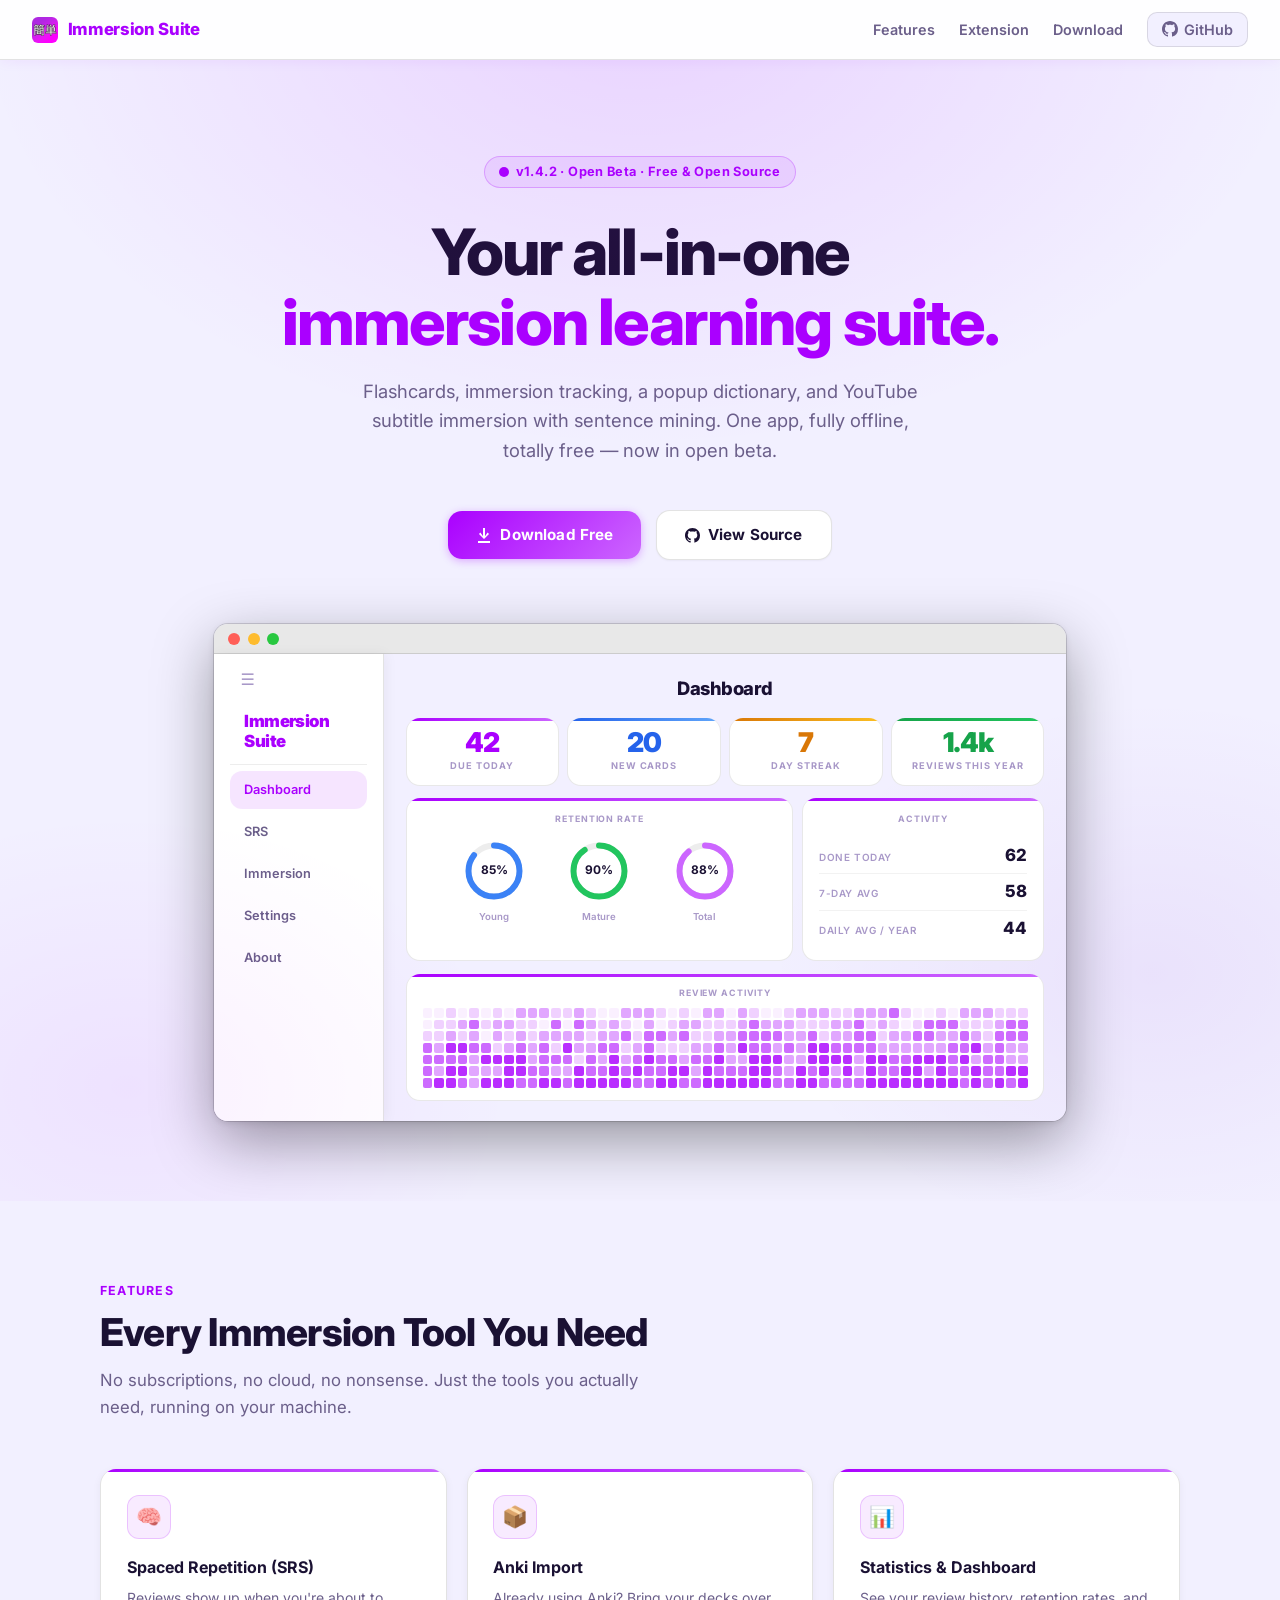
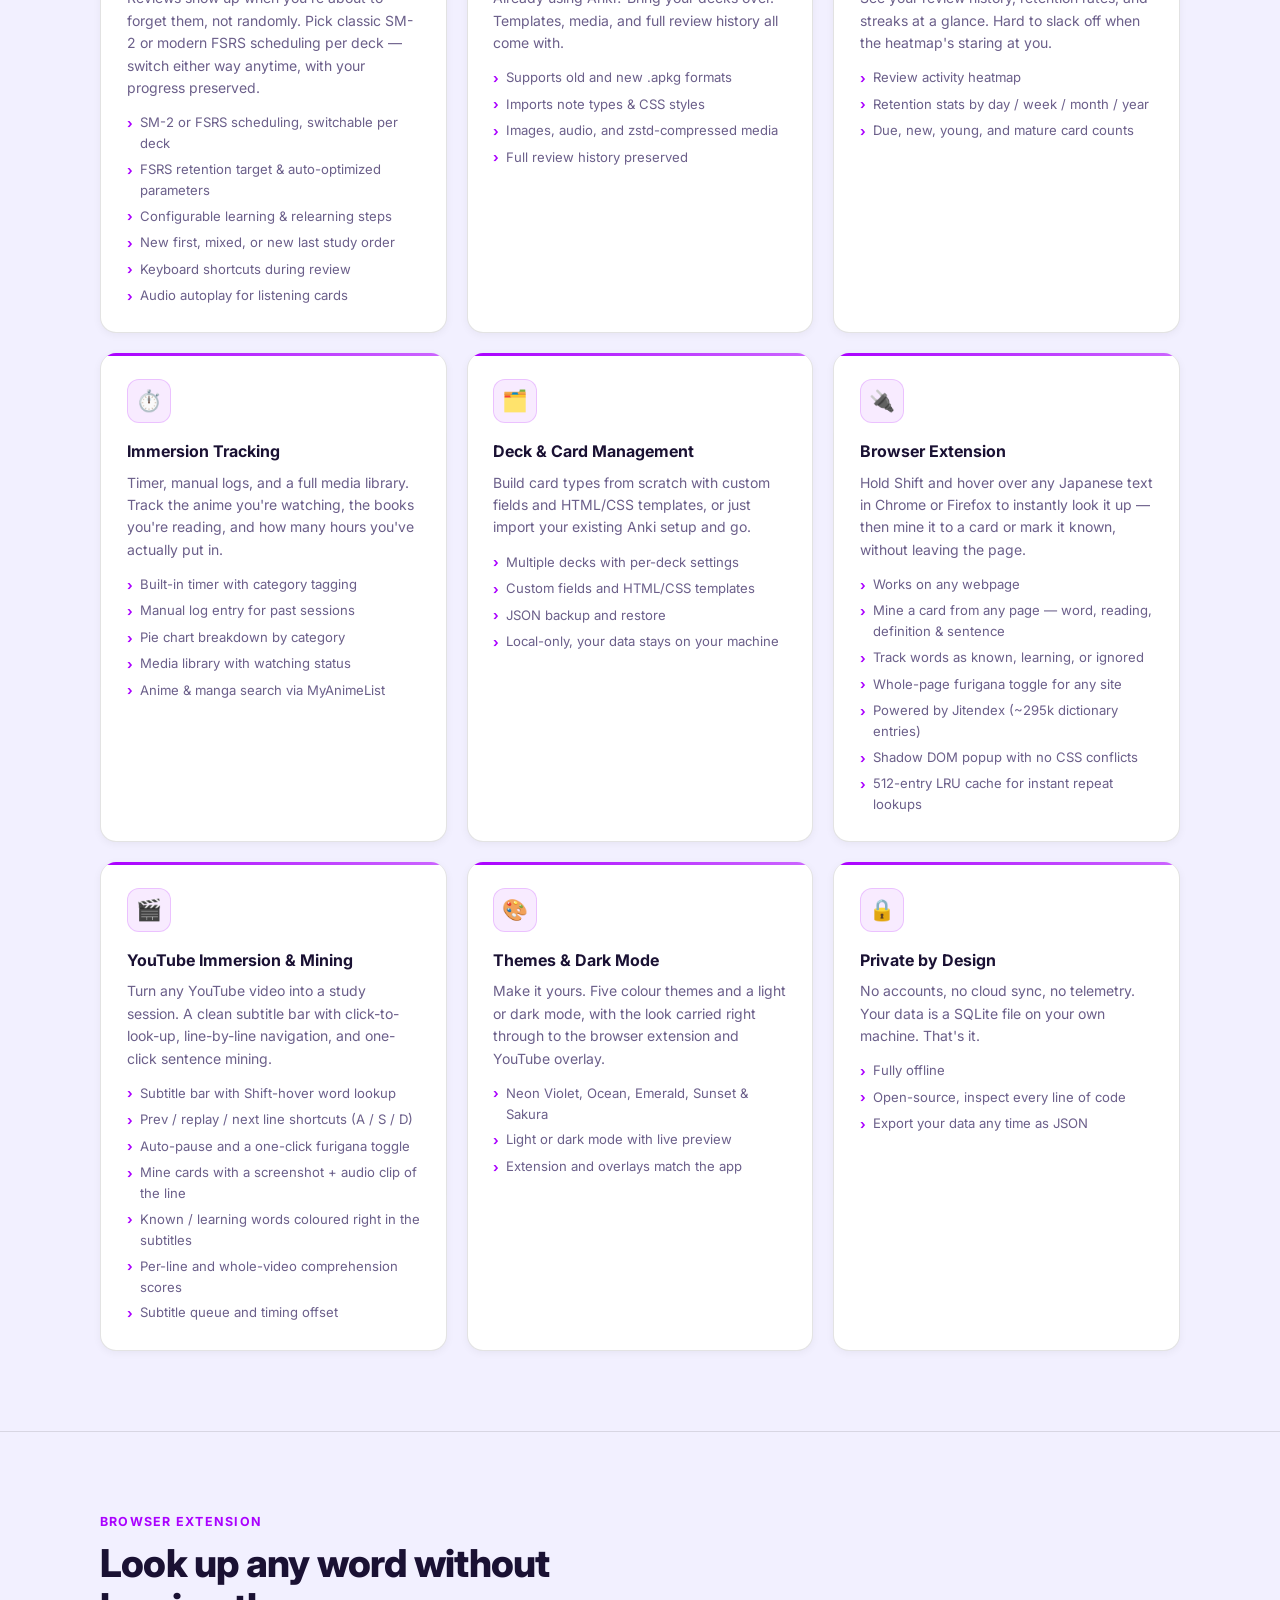
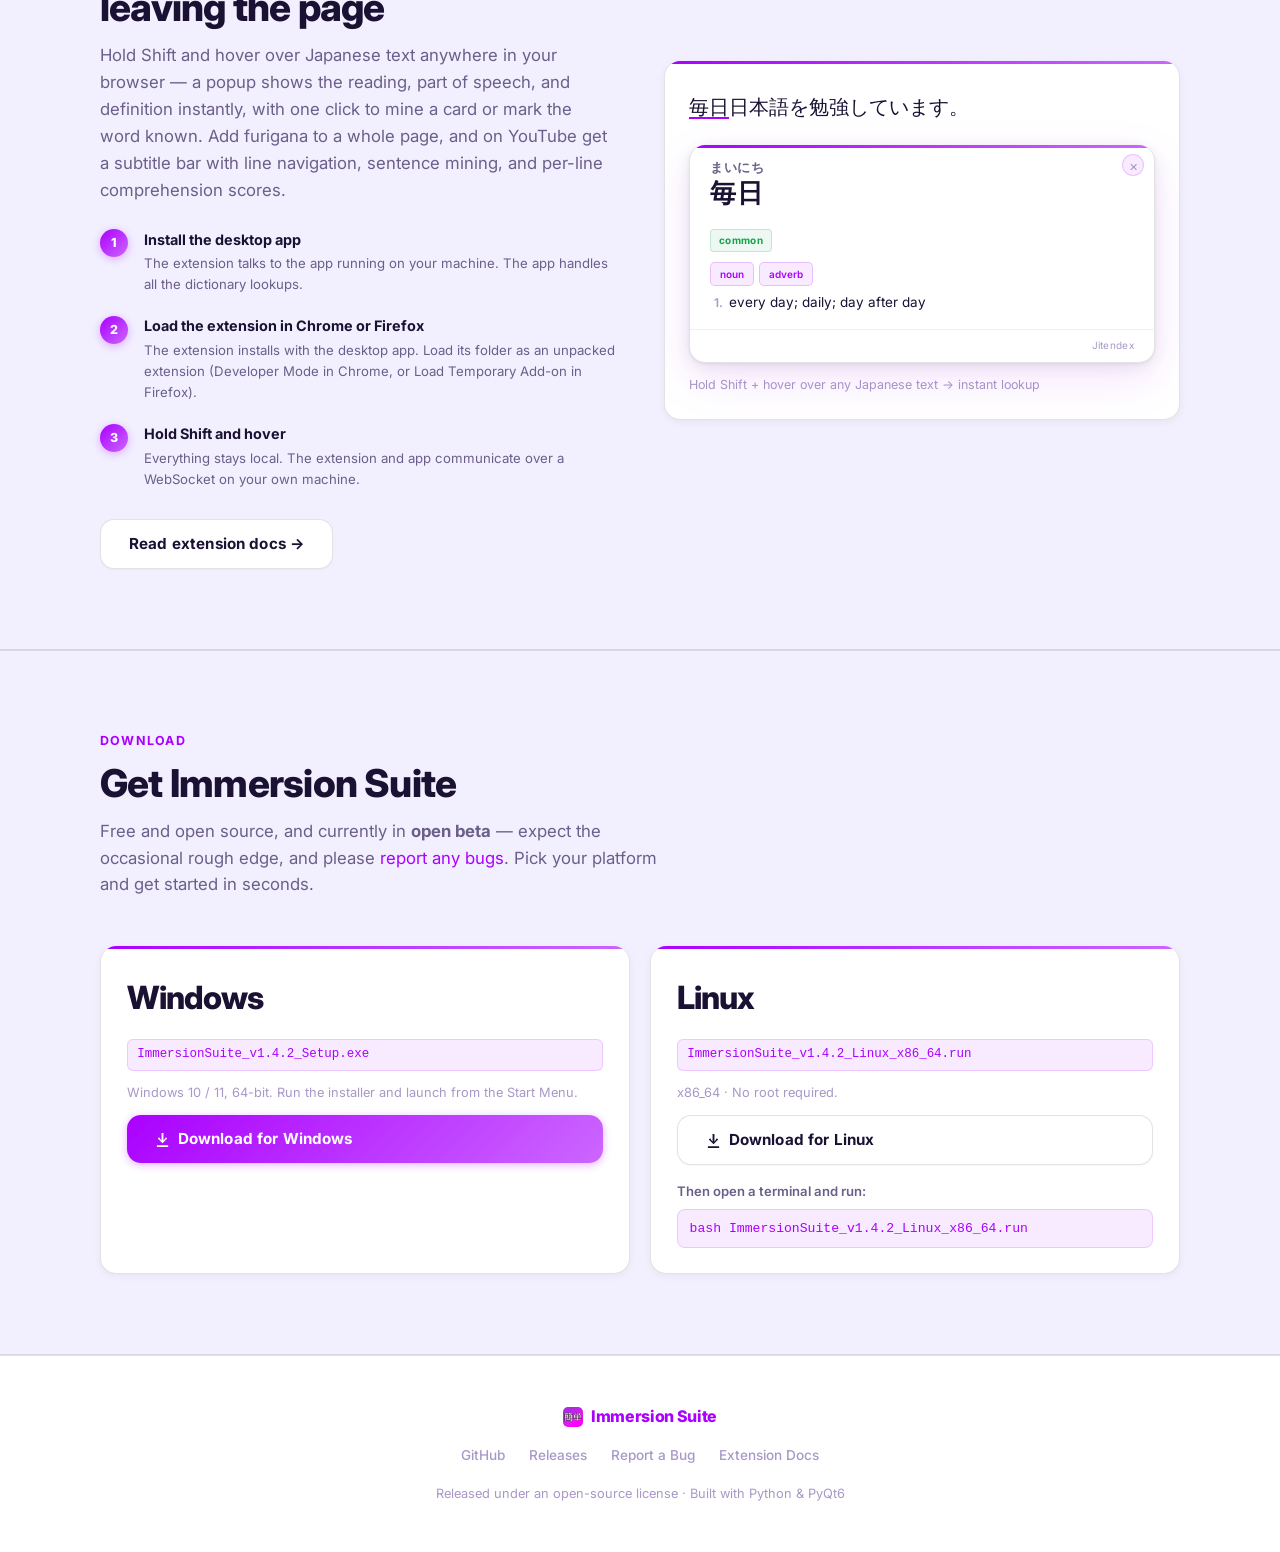
<file: docs/index.html>
<!DOCTYPE html>
<!-- deploy check: v1.4.2 -->
<html lang="en">
<head>
  <meta charset="UTF-8" />
  <meta name="viewport" content="width=device-width, initial-scale=1.0" />
  <title>Immersion Suite: SRS, Dictionary &amp; YouTube Mining for Language Learners</title>
  <meta name="description" content="A free, open-source desktop app for language learners, now in open beta. Spaced-repetition flashcards, Anki import, statistics, a popup dictionary, and YouTube subtitle immersion with sentence mining." />
  <link rel="icon" href="icon.png" type="image/png" />
  <link rel="preconnect" href="https://fonts.googleapis.com" />
  <link rel="preconnect" href="https://fonts.gstatic.com" crossorigin />
  <link href="https://fonts.googleapis.com/css2?family=Inter:wght@400;500;600;700;800&display=swap" rel="stylesheet" />
  <style>
    :root {
      --accent:       #aa00ff;
      --accent-dark:  #7f00bf;
      --accent-light: #cc66ff;
      --accent-dim:   rgba(170, 0, 255, 0.08);
      --accent-glow:  rgba(170, 0, 255, 0.18);
      --bg:           #f2f0ff;
      --bg-surface:   #ffffff;
      --bg-card:      #ffffff;
      --bg-card-hover:#f8f5ff;
      --border:       rgba(0, 0, 0, 0.08);
      --border-md:    rgba(0, 0, 0, 0.11);
      --text-1:       #1a1133;
      --text-2:       #6b5f8a;
      --text-3:       #a898c8;
      --green:        #16a34a;
      --blue:         #2563eb;
      --amber:        #d97706;
    }

    *, *::before, *::after { box-sizing: border-box; margin: 0; padding: 0; }

    html { scroll-behavior: smooth; }

    body {
      font-family: 'Inter', system-ui, sans-serif;
      background: var(--bg);
      color: var(--text-1);
      line-height: 1.6;
      -webkit-font-smoothing: antialiased;
    }

    a { color: var(--accent); text-decoration: none; }
    a:hover { text-decoration: underline; }

    /* ── NAV ── */
    nav {
      position: sticky;
      top: 0;
      z-index: 100;
      display: flex;
      align-items: center;
      justify-content: space-between;
      padding: 0 2rem;
      height: 60px;
      background: rgba(255, 255, 255, 0.9);
      backdrop-filter: blur(14px);
      -webkit-backdrop-filter: blur(14px);
      border-bottom: 1.5px solid var(--border-md);
      box-shadow: 0 2px 12px rgba(170, 0, 255, 0.06);
    }

    .nav-brand {
      display: flex;
      align-items: center;
      gap: 0.6rem;
      font-weight: 800;
      font-size: 1.05rem;
      color: var(--accent);
      text-decoration: none;
      letter-spacing: -0.02em;
    }
    .nav-brand:hover { text-decoration: none; }

    .nav-links {
      display: flex;
      align-items: center;
      gap: 1.5rem;
      list-style: none;
    }
    .nav-links a {
      color: var(--text-2);
      font-size: 0.9rem;
      font-weight: 600;
      transition: color 0.15s;
    }
    .nav-links a:hover { color: var(--text-1); text-decoration: none; }

    .nav-github {
      display: flex;
      align-items: center;
      gap: 0.4rem;
      background: var(--bg);
      border: 1.5px solid var(--border-md);
      border-radius: 10px;
      padding: 0.32rem 0.85rem;
      font-size: 0.85rem;
      font-weight: 600;
      color: var(--text-2) !important;
      transition: border-color 0.15s, color 0.15s;
    }
    .nav-github:hover { border-color: var(--accent); color: var(--accent) !important; text-decoration: none; }

    /* ── HERO ── */
    .hero {
      position: relative;
      overflow: hidden;
      text-align: center;
      padding: 6rem 1.5rem 5rem;
    }

    .hero-glow {
      position: absolute;
      inset: 0;
      background:
        radial-gradient(ellipse 80% 60% at 50% -5%, rgba(170, 0, 255, 0.12) 0%, transparent 65%),
        radial-gradient(ellipse 50% 40% at 10% 90%, rgba(170, 0, 255, 0.06) 0%, transparent 60%),
        radial-gradient(ellipse 50% 40% at 90% 80%, rgba(100, 0, 200, 0.06) 0%, transparent 60%);
      pointer-events: none;
    }

    .hero-badge {
      display: inline-flex;
      align-items: center;
      gap: 0.4rem;
      background: var(--accent-dim);
      border: 1.5px solid rgba(170, 0, 255, 0.25);
      border-radius: 100px;
      padding: 0.3rem 0.9rem;
      font-size: 0.8rem;
      font-weight: 700;
      color: var(--accent);
      letter-spacing: 0.03em;
      margin-bottom: 1.8rem;
    }

    .hero h1 {
      font-size: clamp(2.4rem, 6vw, 4rem);
      font-weight: 800;
      line-height: 1.1;
      letter-spacing: -0.03em;
      margin-bottom: 1.2rem;
      color: var(--text-1);
    }

    .hero h1 span {
      background: linear-gradient(135deg, #aa00ff 0%, #aa00ff 100%);
      -webkit-background-clip: text;
      -webkit-text-fill-color: transparent;
      background-clip: text;
    }

    .hero-sub {
      font-size: 1.15rem;
      color: var(--text-2);
      max-width: 560px;
      margin: 0 auto 2.8rem;
    }

    .btn-row {
      display: flex;
      align-items: center;
      justify-content: center;
      flex-wrap: wrap;
      gap: 0.9rem;
    }

    /* Gradient buttons matching the app: glow-lift on hover, spring-squish on click */
    .btn {
      display: inline-flex;
      align-items: center;
      gap: 0.5rem;
      border-radius: 14px;
      padding: 0.75rem 1.75rem;
      font-size: 0.95rem;
      font-weight: 700;
      cursor: pointer;
      transition: box-shadow 0.18s, transform 0.14s cubic-bezier(0.34, 1.4, 0.64, 1), filter 0.15s, border-color 0.15s;
      text-decoration: none !important;
      border: none;
      letter-spacing: 0.01em;
    }
    .btn:hover { text-decoration: none !important; }

    .btn-primary {
      background: linear-gradient(135deg, #aa00ff, #cc66ff);
      color: #fff;
      box-shadow: 0 2px 8px rgba(170, 0, 255, 0.30);
    }
    .btn-primary:hover { filter: brightness(1.05); transform: translateY(-2px); box-shadow: 0 7px 20px rgba(170, 0, 255, 0.42); }
    .btn-primary:active { transform: scale(0.96); box-shadow: 0 2px 8px rgba(170, 0, 255, 0.30); }

    .btn-secondary {
      background: #ffffff;
      color: var(--text-1);
      border: 1.5px solid var(--border-md);
      box-shadow: 0 1px 2px rgba(0, 0, 0, 0.04);
    }
    .btn-secondary:hover { border-color: var(--accent); color: var(--accent); transform: translateY(-2px); box-shadow: 0 6px 16px rgba(170, 0, 255, 0.15); }
    .btn-secondary:active { transform: scale(0.96); }

    .btn-ghost {
      background: transparent;
      color: var(--text-2);
      border: 1.5px solid var(--border-md);
    }
    .btn-ghost:hover { color: var(--accent); border-color: var(--accent); transform: translateY(-2px); box-shadow: 0 6px 16px rgba(170, 0, 255, 0.15); }
    .btn-ghost:active { transform: scale(0.96); }

    /* ── APP PREVIEW ── */
    .preview-wrap {
      margin: 4rem auto 0;
      max-width: 900px;
      padding: 0 1.5rem;
    }

    /* Outer window chrome */
    .preview-card {
      border-radius: 14px;
      overflow: hidden;
      box-shadow: 0 2px 6px rgba(0,0,0,0.10), 0 20px 60px rgba(0,0,0,0.38), 0 0 0 1px rgba(0,0,0,0.14);
    }

    .preview-bar {
      background: #e8e8e8;
      border-bottom: 1px solid rgba(0,0,0,0.12);
      padding: 0.52rem 0.9rem;
      display: flex;
      align-items: center;
      gap: 0.45rem;
    }

    .preview-dot { width: 12px; height: 12px; border-radius: 50%; }
    .dot-red   { background: #ff5f57; }
    .dot-amber { background: #febc2e; }
    .dot-green { background: #28c840; }

    /* App shell: sidebar + main */
    .preview-body {
      display: grid;
      grid-template-columns: 170px 1fr;
      min-height: 340px;
      background: #f2f0ff; /* real --bg */
    }

    /* Sidebar: white, right border */
    .preview-sidebar {
      background: #ffffff;
      border-right: 1.5px solid rgba(0,0,0,0.11);
      box-shadow: 2px 0 12px rgba(0,0,0,0.05);
      display: flex;
      flex-direction: column;
      overflow: hidden;
    }

    .preview-toggle {
      background: transparent;
      border: none;
      border-radius: 12px;
      color: #a898c8;
      font-size: 1rem;
      font-weight: 700;
      padding: 0.5rem 0.9rem;
      margin: 0.5rem 0.75rem 0.1rem;
      cursor: default;
      text-align: left;
      display: block;
      line-height: 1.2;
    }

    .preview-brand {
      font-size: 1.05rem;
      font-weight: 900;
      color: #aa00ff;
      letter-spacing: -0.035em;
      padding: 0.75rem 0.75rem 0.8rem 1.9rem;
      line-height: 1.2;
      text-align: left;
    }

    .preview-nav {
      padding: 0.4rem 1rem;
      display: flex;
      flex-direction: column;
      gap: 4px;
    }

    .preview-nav-item {
      border-radius: 12px;
      padding: 0.55rem 0.9rem;
      font-size: 0.8rem;
      font-weight: 600;
      color: #6b5f8a;
      background: transparent;
      border: none;
      cursor: default;
      text-align: left;
      display: block;
    }
    .preview-nav-item.active {
      background: rgba(170, 0, 255, 0.1);
      color: #aa00ff;
    }

    /* Main content area */
    .preview-main {
      padding: 1.25rem 1.35rem;
      display: flex;
      flex-direction: column;
      gap: 0.8rem;
      overflow: hidden;
    }

    .preview-page-title {
      font-size: 1.15rem;
      font-weight: 800;
      color: #1a1133;
      letter-spacing: -0.03em;
      margin-bottom: 0.1rem;
    }

    /* Gradient button matching the real app's .btn-accent */
    .preview-btn {
      display: inline-flex;
      align-items: center;
      gap: 0.4rem;
      background: linear-gradient(135deg, #aa00ff, #cc66ff);
      color: #fff;
      font-size: 0.75rem;
      font-weight: 700;
      border-radius: 11px;
      padding: 0.38rem 0.9rem;
      box-shadow: 0 2px 8px rgba(170, 0, 255, 0.30);
      letter-spacing: 0.01em;
      cursor: default;
      user-select: none;
    }

    /* KPI grid */
    .preview-kpi-grid {
      display: grid;
      grid-template-columns: repeat(4, 1fr);
      gap: 0.55rem;
    }

    .preview-kpi {
      background: #ffffff;
      border: 1.5px solid rgba(0,0,0,0.09);
      border-top: none;
      border-radius: 14px;
      padding: 0.7rem 0.85rem 0.65rem;
      position: relative;
      overflow: hidden;
    }
    .preview-kpi::before {
      content: '';
      position: absolute;
      top: 0; left: 0; right: 0;
      height: 3px;
      background: linear-gradient(90deg, var(--strip-a), var(--strip-b));
      border-radius: 14px 14px 0 0;
    }
    .preview-kpi.c-purple { --strip-a:#aa00ff; --strip-b:#cc66ff; }
    .preview-kpi.c-blue   { --strip-a:#2563eb; --strip-b:#60a5fa; }
    .preview-kpi.c-amber  { --strip-a:#d97706; --strip-b:#fbbf24; }
    .preview-kpi.c-green  { --strip-a:#16a34a; --strip-b:#22c55e; }

    .preview-kpi-val {
      font-size: 1.7rem;
      font-weight: 900;
      letter-spacing: -0.04em;
      line-height: 1;
      margin-bottom: 0.2rem;
    }
    .c-purple .preview-kpi-val { color: #aa00ff; }
    .c-blue   .preview-kpi-val { color: #2563eb; }
    .c-amber  .preview-kpi-val { color: #d97706; }
    .c-green  .preview-kpi-val { color: #16a34a; }

    .preview-kpi-label {
      font-size: 0.58rem;
      font-weight: 700;
      text-transform: uppercase;
      letter-spacing: 0.1em;
      color: #a898c8;
    }

    /* Two-column card row */
    .preview-card-row {
      display: grid;
      grid-template-columns: 1.6fr 1fr;
      gap: 0.55rem;
      flex: 1;
    }

    .preview-dash-card {
      background: #ffffff;
      border: 1.5px solid rgba(0,0,0,0.09);
      border-top: none;
      border-radius: 14px;
      padding: 0.85rem 1rem;
      position: relative;
      overflow: hidden;
    }
    .preview-dash-card::before {
      content: '';
      position: absolute;
      top: 0; left: 0; right: 0;
      height: 3px;
      background: linear-gradient(90deg, #aa00ff, #cc66ff);
      border-radius: 14px 14px 0 0;
    }

    .preview-card-title {
      font-size: 0.55rem;
      font-weight: 700;
      text-transform: uppercase;
      letter-spacing: 0.1em;
      color: #a898c8;
      margin-bottom: 0.7rem;
    }

    /* Retention rings */
    .preview-rings {
      display: flex;
      justify-content: space-evenly;
      align-items: flex-start;
    }

    .preview-ring-wrap {
      display: flex;
      flex-direction: column;
      align-items: center;
      gap: 0.25rem;
    }

    .preview-ring-label {
      font-size: 0.6rem;
      color: #a898c8;
      font-weight: 600;
    }

    /* Activity card rows */
    .preview-activity-row {
      display: flex;
      justify-content: space-between;
      align-items: baseline;
      padding: 0.28rem 0;
      border-bottom: 1px solid rgba(0,0,0,0.05);
    }
    .preview-activity-row:last-child { border-bottom: none; }

    .preview-act-val {
      font-size: 1.05rem;
      font-weight: 800;
      color: #1a1133;
    }

    .preview-act-label {
      font-size: 0.62rem;
      color: #a898c8;
      font-weight: 600;
      text-transform: uppercase;
      letter-spacing: 0.06em;
    }

    /* Heatmap at bottom */
    .preview-heatmap-card {
      background: #ffffff;
      border: 1.5px solid rgba(0,0,0,0.09);
      border-top: none;
      border-radius: 14px;
      padding: 0.75rem 1rem;
      position: relative;
      overflow: hidden;
    }
    .preview-heatmap-card::before {
      content: '';
      position: absolute;
      top: 0; left: 0; right: 0;
      height: 3px;
      background: linear-gradient(90deg, #aa00ff, #cc66ff);
      border-radius: 14px 14px 0 0;
    }

    .preview-heatmap-label {
      font-size: 0.55rem;
      font-weight: 700;
      text-transform: uppercase;
      letter-spacing: 0.1em;
      color: #a898c8;
      margin-bottom: 0.5rem;
    }

    .heatmap-grid {
      display: grid;
      grid-template-columns: repeat(52, 1fr);
      gap: 2px;
    }

    .hm-cell {
      aspect-ratio: 1;
      border-radius: 2px;
      background: rgba(170,0,255,0.06);
    }

    /* ── SECTION ── */
    .section {
      padding: 5rem 1.5rem;
    }

    .section-inner {
      max-width: 1080px;
      margin: 0 auto;
    }

    .section-label {
      font-size: 0.78rem;
      font-weight: 700;
      letter-spacing: 0.1em;
      text-transform: uppercase;
      color: var(--accent);
      margin-bottom: 0.6rem;
    }

    .section-title {
      font-size: clamp(1.7rem, 3.5vw, 2.4rem);
      font-weight: 800;
      letter-spacing: -0.02em;
      line-height: 1.15;
      margin-bottom: 0.8rem;
      color: var(--text-1);
    }

    .section-desc {
      color: var(--text-2);
      font-size: 1.05rem;
      max-width: 560px;
      margin-bottom: 3rem;
    }

    /* ── FEATURE GRID ── */
    .feature-grid {
      display: grid;
      grid-template-columns: repeat(auto-fit, minmax(260px, 1fr));
      gap: 1.25rem;
    }

    .feature-card {
      background: #ffffff;
      border: 1.5px solid var(--border-md);
      border-top: none;
      border-radius: 16px;
      padding: 1.6rem;
      transition: box-shadow 0.2s, transform 0.2s, border-color 0.2s;
      position: relative;
      overflow: hidden;
      box-shadow: 0 2px 8px rgba(0,0,0,0.05), inset 0 1px 0 #fff;
    }
    .feature-card::before {
      content: '';
      position: absolute;
      top: 0; left: 0; right: 0;
      height: 3px;
      background: linear-gradient(90deg, var(--accent), #cc66ff);
      border-radius: 16px 16px 0 0;
    }
    .feature-card:hover {
      box-shadow: 0 4px 20px rgba(170, 0, 255, 0.12), 0 2px 8px rgba(0,0,0,0.06);
      transform: translateY(-3px);
      border-color: rgba(170,0,255,0.2);
    }

    .feature-icon {
      width: 44px; height: 44px;
      border-radius: 12px;
      background: var(--accent-dim);
      border: 1.5px solid rgba(170,0,255,0.18);
      display: flex;
      align-items: center;
      justify-content: center;
      font-size: 1.3rem;
      margin-bottom: 1rem;
    }

    .feature-title {
      font-size: 1rem;
      font-weight: 700;
      color: var(--text-1);
      margin-bottom: 0.45rem;
    }

    .feature-desc {
      font-size: 0.875rem;
      color: var(--text-2);
      line-height: 1.6;
    }

    .feature-list {
      list-style: none;
      margin-top: 0.8rem;
      display: flex;
      flex-direction: column;
      gap: 0.3rem;
    }
    .feature-list li {
      font-size: 0.82rem;
      color: var(--text-2);
      display: flex;
      align-items: flex-start;
      gap: 0.45rem;
    }
    .feature-list li::before {
      content: '›';
      color: var(--accent);
      font-weight: 700;
      flex-shrink: 0;
      margin-top: 0.05em;
    }

    /* ── EXTENSION SECTION ── */
    .ext-grid {
      display: grid;
      grid-template-columns: 1fr 1fr;
      gap: 3rem;
      align-items: center;
    }

    /* Demo context area around the popup */
    .ext-demo {
      background: #ffffff;
      border: 1.5px solid var(--border-md);
      border-top: none;
      border-radius: 16px;
      padding: 1.5rem;
      box-shadow: 0 2px 8px rgba(0,0,0,0.05);
      font-family: 'Inter', system-ui, sans-serif;
      position: relative;
      overflow: hidden;
    }
    .ext-demo::before {
      content: '';
      position: absolute;
      top: 0; left: 0; right: 0;
      height: 3px;
      background: linear-gradient(90deg, var(--accent), #cc66ff);
    }

    .ext-demo-text {
      font-size: 1.25rem;
      line-height: 2.2;
      color: var(--text-1);
      margin-bottom: 1rem;
    }

    .ext-demo-text .highlight {
      color: #1a1133;
      text-decoration: underline;
      text-decoration-color: #aa00ff;
      text-underline-offset: 3px;
      cursor: default;
    }

    /* The real popup matches POPUP_CSS from content.js exactly */
    .popup-mock {
      background: #ffffff;
      border: 1.5px solid rgba(0,0,0,0.11);
      border-top: none;
      border-radius: 16px;
      overflow: hidden;
      box-shadow:
        0 1px 3px rgba(0,0,0,0.06),
        0 4px 16px rgba(0,0,0,0.08),
        0 16px 48px rgba(170,0,255,0.10);
      position: relative;
      font-size: 14px;
      color: #1a1133;
    }
    .popup-mock::before {
      content: '';
      position: absolute;
      top: 0; left: 0; right: 0;
      height: 3px;
      background: linear-gradient(90deg, #aa00ff, #cc66ff);
    }

    .popup-entry {
      padding: 14px 20px 16px;
    }

    .popup-close {
      position: absolute;
      top: 9px; right: 10px;
      width: 22px; height: 22px;
      background: rgba(170,0,255,0.08);
      border: 1px solid rgba(170,0,255,0.18);
      border-radius: 50%;
      color: #a898c8;
      font-size: 14px;
      line-height: 22px;
      text-align: center;
      cursor: default;
    }

    .popup-kanji-row {
      display: flex;
      align-items: flex-end;
      gap: 10px;
      margin-bottom: 8px;
    }

    .popup-headword {
      font-size: 26px;
      font-weight: 700;
      color: #1a1133;
      letter-spacing: 0.02em;
      line-height: 2.2;
    }

    .popup-headword ruby {
      ruby-position: over;
    }

    .popup-headword ruby rt {
      font-size: 13px;
      font-weight: 600;
      color: #6b5f8a;
      letter-spacing: 0.04em;
      margin-bottom: 6px;
    }

    .popup-reason {
      display: inline-block;
      padding: 2px 8px 3px;
      font-size: 10px;
      font-weight: 600;
      color: #aa00ff;
      background: rgba(170,0,255,0.08);
      border: 1px solid rgba(170,0,255,0.18);
      border-radius: 5px;
      letter-spacing: 0.03em;
    }

    .popup-tags {
      display: flex;
      gap: 5px;
      margin-bottom: 10px;
    }

    .popup-tag {
      font-size: 10px;
      font-weight: 700;
      padding: 2px 8px 3px;
      border-radius: 4px;
      letter-spacing: 0.03em;
    }
    .popup-tag.common { color: #16a34a; background: rgba(22,163,74,0.08); border: 1px solid rgba(22,163,74,0.20); }
    .popup-tag.freq   { color: #d97706; background: rgba(217,119,6,0.08);  border: 1px solid rgba(217,119,6,0.20); }

    .popup-pos-row {
      display: flex;
      gap: 5px;
      margin-bottom: 6px;
    }

    .popup-pos {
      font-size: 10px;
      font-weight: 600;
      color: #aa00ff;
      padding: 3px 9px;
      background: rgba(170,0,255,0.08);
      border: 1px solid rgba(170,0,255,0.20);
      border-radius: 5px;
      text-transform: lowercase;
    }

    .popup-gloss-list {
      display: flex;
      flex-direction: column;
      gap: 2px;
    }

    .popup-gloss {
      font-size: 13.5px;
      color: #1a1133;
      line-height: 1.55;
      padding-left: 4px;
    }

    .popup-gloss-num {
      color: #a898c8;
      font-size: 12px;
      font-weight: 600;
      margin-right: 2px;
    }

    .popup-source {
      padding: 7px 20px 9px;
      font-size: 10px;
      color: #a898c8;
      text-align: right;
      letter-spacing: 0.03em;
      border-top: 1px solid rgba(0,0,0,0.06);
    }

    .ext-steps {
      display: flex;
      flex-direction: column;
      gap: 1.2rem;
      margin-top: 1rem;
    }

    .ext-step {
      display: flex;
      gap: 1rem;
      align-items: flex-start;
    }

    .step-num {
      width: 28px; height: 28px;
      border-radius: 50%;
      background: linear-gradient(135deg, #aa00ff, #cc66ff);
      color: #fff;
      font-size: 0.78rem;
      font-weight: 800;
      display: flex;
      align-items: center;
      justify-content: center;
      flex-shrink: 0;
      margin-top: 0.1em;
      box-shadow: 0 2px 8px rgba(170, 0, 255, 0.30);
    }

    .step-body strong {
      display: block;
      font-size: 0.9rem;
      color: var(--text-1);
      margin-bottom: 0.15rem;
    }

    .step-body p {
      font-size: 0.825rem;
      color: var(--text-2);
    }

    /* ── DOWNLOAD ── */
    .download-section {
      background: var(--bg);
      border-top: 1.5px solid var(--border-md);
      border-bottom: 1.5px solid var(--border-md);
    }

    .download-grid {
      display: grid;
      grid-template-columns: repeat(auto-fit, minmax(240px, 1fr));
      gap: 1.25rem;
      margin-top: 2.5rem;
    }

    .download-card {
      background: #ffffff;
      border: 1.5px solid var(--border-md);
      border-top: none;
      border-radius: 16px;
      padding: 1.6rem;
      display: flex;
      flex-direction: column;
      gap: 0.75rem;
      position: relative;
      overflow: hidden;
      box-shadow: 0 2px 8px rgba(0,0,0,0.05);
      transition: box-shadow 0.2s, transform 0.2s;
    }
    .download-card::before {
      content: '';
      position: absolute;
      top: 0; left: 0; right: 0;
      height: 3px;
      background: linear-gradient(90deg, var(--accent), #cc66ff);
      border-radius: 16px 16px 0 0;
    }
    .download-card:hover {
      box-shadow: 0 4px 20px rgba(170,0,255,0.12);
      transform: translateY(-2px);
    }

    .dl-platform {
      font-size: 2rem;
      font-weight: 800;
      letter-spacing: -0.03em;
      color: var(--text-1);
      margin-bottom: 0.25rem;
    }

    .dl-file {
      font-family: 'Courier New', monospace;
      font-size: 0.78rem;
      color: var(--accent);
      background: var(--accent-dim);
      border: 1px solid rgba(170,0,255,0.15);
      border-radius: 6px;
      padding: 0.3rem 0.6rem;
    }

    .dl-note {
      font-size: 0.8rem;
      color: var(--text-3);
    }

    /* ── SOURCE ── */

    /* ── FOOTER ── */
    footer {
      padding: 3rem 1.5rem;
      text-align: center;
      background: #ffffff;
      border-top: 1.5px solid var(--border-md);
    }

    .footer-logo {
      display: inline-flex;
      align-items: center;
      gap: 0.5rem;
      font-weight: 800;
      font-size: 1rem;
      color: var(--accent);
      margin-bottom: 0.75rem;
      letter-spacing: -0.02em;
    }

    .footer-links {
      display: flex;
      justify-content: center;
      gap: 1.5rem;
      list-style: none;
      margin-bottom: 1rem;
    }

    .footer-links a {
      font-size: 0.85rem;
      font-weight: 500;
      color: var(--text-3);
    }
    .footer-links a:hover { color: var(--text-2); }

    .footer-copy {
      font-size: 0.8rem;
      color: var(--text-3);
    }

    /* ── UTILITIES ── */
    .divider { border: none; border-top: 1.5px solid var(--border-md); margin: 0; }

    .tag {
      display: inline-flex;
      align-items: center;
      gap: 0.3rem;
      background: var(--accent-dim);
      border: 1px solid rgba(170,0,255,0.2);
      color: var(--accent);
      border-radius: 6px;
      padding: 0.15rem 0.55rem;
      font-size: 0.75rem;
      font-weight: 600;
    }

    /* ── RESPONSIVE ── */
    @media (max-width: 720px) {
      nav { padding: 0 1rem; }
      .nav-links { gap: 0.9rem; }

      .preview-body { grid-template-columns: 1fr; }
      .preview-sidebar { display: none; }

      .ext-grid { grid-template-columns: 1fr; }
      .ext-demo { order: -1; }
    }
  </style>
</head>
<body>

<!-- Comment -->
<!-- ── NAV ── -->
<nav>
  <a class="nav-brand" href="#">
    <img src="icon.png" width="26" height="26" alt="" style="border-radius:6px;" />
    Immersion Suite
  </a>
  <ul class="nav-links">
    <li><a href="#features">Features</a></li>
    <li><a href="#extension">Extension</a></li>
    <li><a href="#download">Download</a></li>
    <li>
      <a class="nav-github" href="https://github.com/Mezuna-dev/Immersion-Suite" target="_blank" rel="noopener">
        <svg width="16" height="16" viewBox="0 0 16 16" fill="currentColor" aria-hidden="true">
          <path d="M8 0C3.58 0 0 3.58 0 8c0 3.54 2.29 6.53 5.47 7.59.4.07.55-.17.55-.38
          0-.19-.01-.82-.01-1.49-2.01.37-2.53-.49-2.69-.94-.09-.23-.48-.94-.82-1.13-.28-.15-.68-.52
          -.01-.53.63-.01 1.08.58 1.23.82.72 1.21 1.87.87 2.33.66.07-.52.28-.87.51-1.07-1.78-.2
          -3.64-.89-3.64-3.95 0-.87.31-1.59.82-2.15-.08-.2-.36-1.02.08-2.12 0 0 .67-.21 2.2.82
          .64-.18 1.32-.27 2-.27.68 0 1.36.09 2 .27 1.53-1.04 2.2-.82 2.2-.82.44 1.1.16 1.92.08
          2.12.51.56.82 1.27.82 2.15 0 3.07-1.87 3.75-3.65 3.95.29.25.54.73.54 1.48 0 1.07-.01
          1.93-.01 2.2 0 .21.15.46.55.38A8.013 8.013 0 0016 8c0-4.42-3.58-8-8-8z"/>
        </svg>
        GitHub
      </a>
    </li>
  </ul>
</nav>

<!-- ── HERO ── -->
<section class="hero">
  <div class="hero-glow" aria-hidden="true"></div>

  <div class="hero-badge">
    <svg width="10" height="10" viewBox="0 0 10 10" fill="currentColor" aria-hidden="true">
      <circle cx="5" cy="5" r="5"/>
    </svg>
    v1.4.2 · Open Beta · Free &amp; Open Source
  </div>

  <h1>Your all-in-one<br><span>immersion learning suite.</span></h1>

  <p class="hero-sub">
    Flashcards, immersion tracking, a popup dictionary, and YouTube subtitle immersion with sentence mining. One app, fully offline, totally free &mdash; now in open beta.
  </p>

  <div class="btn-row">
    <a class="btn btn-primary" href="#download">
      <svg width="16" height="16" viewBox="0 0 16 16" fill="currentColor" aria-hidden="true">
        <path d="M8 12l-5-5 1.4-1.4L7 9.2V1h2v8.2l2.6-3.6L13 7l-5 5zm-6 2h12v2H2v-2z"/>
      </svg>
      Download Free
    </a>
    <a class="btn btn-secondary" href="https://github.com/Mezuna-dev/Immersion-Suite" target="_blank" rel="noopener">
      <svg width="15" height="15" viewBox="0 0 16 16" fill="currentColor" aria-hidden="true">
        <path d="M8 0C3.58 0 0 3.58 0 8c0 3.54 2.29 6.53 5.47 7.59.4.07.55-.17.55-.38
        0-.19-.01-.82-.01-1.49-2.01.37-2.53-.49-2.69-.94-.09-.23-.48-.94-.82-1.13-.28-.15-.68-.52
        -.01-.53.63-.01 1.08.58 1.23.82.72 1.21 1.87.87 2.33.66.07-.52.28-.87.51-1.07-1.78-.2
        -3.64-.89-3.64-3.95 0-.87.31-1.59.82-2.15-.08-.2-.36-1.02.08-2.12 0 0 .67-.21 2.2.82
        .64-.18 1.32-.27 2-.27.68 0 1.36.09 2 .27 1.53-1.04 2.2-.82 2.2-.82.44 1.1.16 1.92.08
        2.12.51.56.82 1.27.82 2.15 0 3.07-1.87 3.75-3.65 3.95.29.25.54.73.54 1.48 0 1.07-.01
        1.93-.01 2.2 0 .21.15.46.55.38A8.013 8.013 0 0016 8c0-4.42-3.58-8-8-8z"/>
      </svg>
      View Source
    </a>
  </div>

  <!-- App preview -->
  <div class="preview-wrap" aria-hidden="true">
    <div class="preview-card">
      <!-- macOS-style title bar -->
      <div class="preview-bar">
        <div class="preview-dot dot-red"></div>
        <div class="preview-dot dot-amber"></div>
        <div class="preview-dot dot-green"></div>
      </div>
      <!-- App shell -->
      <div class="preview-body">
        <!-- White sidebar -->
        <div class="preview-sidebar">
          <div class="preview-toggle">☰</div>
          <div class="preview-brand">Immersion<br>Suite</div>
          <div style="height:1px;background:rgba(0,0,0,0.07);margin:0 1rem;"></div>
          <div class="preview-nav">
            <div class="preview-nav-item active">Dashboard</div>
            <div class="preview-nav-item">SRS</div>
            <div class="preview-nav-item">Immersion</div>
            <div class="preview-nav-item">Settings</div>
            <div class="preview-nav-item">About</div>
          </div>
        </div>
        <!-- Lavender main area -->
        <div class="preview-main">
          <div class="preview-page-title">Dashboard</div>

          <!-- 4-card KPI row -->
          <div class="preview-kpi-grid">
            <div class="preview-kpi c-purple">
              <div class="preview-kpi-val">42</div>
              <div class="preview-kpi-label">Due Today</div>
            </div>
            <div class="preview-kpi c-blue">
              <div class="preview-kpi-val">20</div>
              <div class="preview-kpi-label">New Cards</div>
            </div>
            <div class="preview-kpi c-amber">
              <div class="preview-kpi-val">7</div>
              <div class="preview-kpi-label">Day Streak</div>
            </div>
            <div class="preview-kpi c-green">
              <div class="preview-kpi-val">1.4k</div>
              <div class="preview-kpi-label">Reviews This Year</div>
            </div>
          </div>

          <!-- Retention + Activity cards -->
          <div class="preview-card-row">
            <!-- Retention card with SVG rings -->
            <div class="preview-dash-card">
              <div class="preview-card-title">Retention Rate</div>
              <div class="preview-rings">
                <div class="preview-ring-wrap">
                  <svg viewBox="0 0 80 80" width="68" height="68">
                    <circle cx="40" cy="40" r="30" fill="none" stroke="rgba(0,0,0,0.07)" stroke-width="7"/>
                    <circle cx="40" cy="40" r="30" fill="none" stroke="#3b82f6" stroke-width="7"
                      stroke-dasharray="188.5" stroke-dashoffset="28" stroke-linecap="round"
                      transform="rotate(-90 40 40)"/>
                    <text x="40" y="44" text-anchor="middle" font-size="14" font-weight="700" fill="#1a1133" font-family="Inter,sans-serif">85%</text>
                  </svg>
                  <div class="preview-ring-label">Young</div>
                </div>
                <div class="preview-ring-wrap">
                  <svg viewBox="0 0 80 80" width="68" height="68">
                    <circle cx="40" cy="40" r="30" fill="none" stroke="rgba(0,0,0,0.07)" stroke-width="7"/>
                    <circle cx="40" cy="40" r="30" fill="none" stroke="#22c55e" stroke-width="7"
                      stroke-dasharray="188.5" stroke-dashoffset="19" stroke-linecap="round"
                      transform="rotate(-90 40 40)"/>
                    <text x="40" y="44" text-anchor="middle" font-size="14" font-weight="700" fill="#1a1133" font-family="Inter,sans-serif">90%</text>
                  </svg>
                  <div class="preview-ring-label">Mature</div>
                </div>
                <div class="preview-ring-wrap">
                  <svg viewBox="0 0 80 80" width="68" height="68">
                    <circle cx="40" cy="40" r="30" fill="none" stroke="rgba(0,0,0,0.07)" stroke-width="7"/>
                    <circle cx="40" cy="40" r="30" fill="none" stroke="#cc66ff" stroke-width="7"
                      stroke-dasharray="188.5" stroke-dashoffset="22" stroke-linecap="round"
                      transform="rotate(-90 40 40)"/>
                    <text x="40" y="44" text-anchor="middle" font-size="14" font-weight="700" fill="#1a1133" font-family="Inter,sans-serif">88%</text>
                  </svg>
                  <div class="preview-ring-label">Total</div>
                </div>
              </div>
            </div>

            <!-- Activity card -->
            <div class="preview-dash-card">
              <div class="preview-card-title">Activity</div>
              <div class="preview-activity-row">
                <div class="preview-act-label">Done Today</div>
                <div class="preview-act-val">62</div>
              </div>
              <div class="preview-activity-row">
                <div class="preview-act-label">7-Day Avg</div>
                <div class="preview-act-val">58</div>
              </div>
              <div class="preview-activity-row">
                <div class="preview-act-label">Daily Avg / Year</div>
                <div class="preview-act-val">44</div>
              </div>
            </div>
          </div>

          <!-- Heatmap card -->
          <div class="preview-heatmap-card">
            <div class="preview-heatmap-label">Review Activity</div>
            <div class="heatmap-grid" id="heatmap"></div>
          </div>
        </div>
      </div>
    </div>
  </div>
</section>

<!-- ── FEATURES ── -->
<section class="section" id="features">
  <div class="section-inner">
    <div class="section-label">Features</div>
    <h2 class="section-title">Every Immersion Tool You Need</h2>
    <p class="section-desc">
      No subscriptions, no cloud, no nonsense. Just the tools you actually need, running on your machine.
    </p>

    <div class="feature-grid">
      <div class="feature-card">
        <div class="feature-icon">🧠</div>
        <div class="feature-title">Spaced Repetition (SRS)</div>
        <div class="feature-desc">
          Reviews show up when you're about to forget them, not randomly. Pick classic SM-2 or modern FSRS scheduling per deck &mdash; switch either way anytime, with your progress preserved.
        </div>
        <ul class="feature-list">
          <li>SM-2 or FSRS scheduling, switchable per deck</li>
          <li>FSRS retention target &amp; auto-optimized parameters</li>
          <li>Configurable learning &amp; relearning steps</li>
          <li>New first, mixed, or new last study order</li>
          <li>Keyboard shortcuts during review</li>
          <li>Audio autoplay for listening cards</li>
        </ul>
      </div>

      <div class="feature-card">
        <div class="feature-icon">📦</div>
        <div class="feature-title">Anki Import</div>
        <div class="feature-desc">
          Already using Anki? Bring your decks over. Templates, media, and full review history all come with.
        </div>
        <ul class="feature-list">
          <li>Supports old and new .apkg formats</li>
          <li>Imports note types &amp; CSS styles</li>
          <li>Images, audio, and zstd-compressed media</li>
          <li>Full review history preserved</li>
        </ul>
      </div>

      <div class="feature-card">
        <div class="feature-icon">📊</div>
        <div class="feature-title">Statistics &amp; Dashboard</div>
        <div class="feature-desc">
          See your review history, retention rates, and streaks at a glance. Hard to slack off when the heatmap's staring at you.
        </div>
        <ul class="feature-list">
          <li>Review activity heatmap</li>
          <li>Retention stats by day / week / month / year</li>
          <li>Due, new, young, and mature card counts</li>
        </ul>
      </div>

      <div class="feature-card">
        <div class="feature-icon">⏱️</div>
        <div class="feature-title">Immersion Tracking</div>
        <div class="feature-desc">
          Timer, manual logs, and a full media library. Track the anime you're watching, the books you're reading, and how many hours you've actually put in.
        </div>
        <ul class="feature-list">
          <li>Built-in timer with category tagging</li>
          <li>Manual log entry for past sessions</li>
          <li>Pie chart breakdown by category</li>
          <li>Media library with watching status</li>
          <li>Anime &amp; manga search via MyAnimeList</li>
        </ul>
      </div>

      <div class="feature-card">
        <div class="feature-icon">🗂️</div>
        <div class="feature-title">Deck &amp; Card Management</div>
        <div class="feature-desc">
          Build card types from scratch with custom fields and HTML/CSS templates, or just import your existing Anki setup and go.
        </div>
        <ul class="feature-list">
          <li>Multiple decks with per-deck settings</li>
          <li>Custom fields and HTML/CSS templates</li>
          <li>JSON backup and restore</li>
          <li>Local-only, your data stays on your machine</li>
        </ul>
      </div>

      <div class="feature-card">
        <div class="feature-icon">🔌</div>
        <div class="feature-title">Browser Extension</div>
        <div class="feature-desc">
          Hold Shift and hover over any Japanese text in Chrome or Firefox to instantly
          look it up &mdash; then mine it to a card or mark it known, without leaving the page.
        </div>
        <ul class="feature-list">
          <li>Works on any webpage</li>
          <li>Mine a card from any page &mdash; word, reading, definition &amp; sentence</li>
          <li>Track words as known, learning, or ignored</li>
          <li>Whole-page furigana toggle for any site</li>
          <li>Powered by Jitendex (~295k dictionary entries)</li>
          <li>Shadow DOM popup with no CSS conflicts</li>
          <li>512-entry LRU cache for instant repeat lookups</li>
        </ul>
      </div>

      <div class="feature-card">
        <div class="feature-icon">🎬</div>
        <div class="feature-title">YouTube Immersion &amp; Mining</div>
        <div class="feature-desc">
          Turn any YouTube video into a study session. A clean subtitle bar with click-to-look-up, line-by-line navigation, and one-click sentence mining.
        </div>
        <ul class="feature-list">
          <li>Subtitle bar with Shift-hover word lookup</li>
          <li>Prev / replay / next line shortcuts (A / S / D)</li>
          <li>Auto-pause and a one-click furigana toggle</li>
          <li>Mine cards with a screenshot + audio clip of the line</li>
          <li>Known / learning words coloured right in the subtitles</li>
          <li>Per-line and whole-video comprehension scores</li>
          <li>Subtitle queue and timing offset</li>
        </ul>
      </div>

      <div class="feature-card">
        <div class="feature-icon">🎨</div>
        <div class="feature-title">Themes &amp; Dark Mode</div>
        <div class="feature-desc">
          Make it yours. Five colour themes and a light or dark mode, with the look carried right through to the browser extension and YouTube overlay.
        </div>
        <ul class="feature-list">
          <li>Neon Violet, Ocean, Emerald, Sunset &amp; Sakura</li>
          <li>Light or dark mode with live preview</li>
          <li>Extension and overlays match the app</li>
        </ul>
      </div>

      <div class="feature-card">
        <div class="feature-icon">🔒</div>
        <div class="feature-title">Private by Design</div>
        <div class="feature-desc">
          No accounts, no cloud sync, no telemetry. Your data is a SQLite file on your own machine. That's it.
        </div>
        <ul class="feature-list">
          <li>Fully offline</li>
          <li>Open-source, inspect every line of code</li>
          <li>Export your data any time as JSON</li>
        </ul>
      </div>
    </div>
  </div>
</section>

<hr class="divider" />

<!-- ── BROWSER EXTENSION ── -->
<section class="section" id="extension">
  <div class="section-inner">
    <div class="ext-grid">
      <div>
        <div class="section-label">Browser Extension</div>
        <h2 class="section-title">Look up any word without leaving the page</h2>
        <p class="section-desc" style="margin-bottom:1.5rem;">
          Hold Shift and hover over Japanese text anywhere in your browser &mdash; a popup shows the reading, part of speech, and definition instantly, with one click to mine a card or mark the word known. Add furigana to a whole page, and on YouTube get a subtitle bar with line navigation, sentence mining, and per-line comprehension scores.
        </p>

        <div class="ext-steps">
          <div class="ext-step">
            <div class="step-num">1</div>
            <div class="step-body">
              <strong>Install the desktop app</strong>
              <p>The extension talks to the app running on your machine. The app handles all the dictionary lookups.</p>
            </div>
          </div>
          <div class="ext-step">
            <div class="step-num">2</div>
            <div class="step-body">
              <strong>Load the extension in Chrome or Firefox</strong>
              <p>The extension installs with the desktop app. Load its folder as an unpacked extension (Developer Mode in Chrome, or Load Temporary Add-on in Firefox).</p>
            </div>
          </div>
          <div class="ext-step">
            <div class="step-num">3</div>
            <div class="step-body">
              <strong>Hold Shift and hover</strong>
              <p>Everything stays local. The extension and app communicate over a WebSocket on your own machine.</p>
            </div>
          </div>
        </div>

        <div style="margin-top:1.8rem;">
          <a class="btn btn-secondary" href="https://github.com/Mezuna-dev/Immersion-Suite/blob/main/docs/browser-extension.md" target="_blank" rel="noopener">
            Read extension docs →
          </a>
        </div>
      </div>

      <div class="ext-demo">
        <!-- Sample Japanese text on a simulated webpage -->
        <p class="ext-demo-text">
          <span class="highlight">毎日</span>日本語を勉強しています。
        </p>
        <!-- The popup, styled to match POPUP_CSS in content.js exactly -->
        <div class="popup-mock">
          <div class="popup-close">×</div>
          <div class="popup-entry">
            <div class="popup-kanji-row">
              <div class="popup-headword">
                <ruby>毎日<rt>まいにち</rt></ruby>
              </div>
            </div>
            <div class="popup-tags">
              <span class="popup-tag common">common</span>
            </div>
            <div class="popup-pos-row">
              <span class="popup-pos">noun</span>
              <span class="popup-pos">adverb</span>
            </div>
            <div class="popup-gloss-list">
              <div class="popup-gloss"><span class="popup-gloss-num">1.</span> every day; daily; day after day</div>
            </div>
          </div>
          <div class="popup-source">Jitendex</div>
        </div>
        <p style="font-size:0.78rem;color:var(--text-3);margin-top:0.75rem;">
          Hold Shift + hover over any Japanese text → instant lookup
        </p>
      </div>
    </div>
  </div>
</section>

<hr class="divider" />

<!-- ── DOWNLOAD ── -->
<section class="section download-section" id="download">
  <div class="section-inner">
    <div class="section-label">Download</div>
    <h2 class="section-title">Get Immersion Suite</h2>
    <p class="section-desc">
      Free and open source, and currently in <strong>open beta</strong> &mdash; expect the occasional rough edge, and please <a href="https://github.com/Mezuna-dev/Immersion-Suite/issues">report any bugs</a>. Pick your platform and get started in seconds.
    </p>

    <div class="download-grid">
      <div class="download-card">
        <div class="dl-platform">Windows
        </div>
        <div class="dl-file">ImmersionSuite_v1.4.2_Setup.exe</div>
        <p class="dl-note">Windows 10 / 11, 64-bit. Run the installer and launch from the Start Menu.</p>
        <a class="btn btn-primary" href="https://github.com/Mezuna-dev/Immersion-Suite/releases/latest/download/ImmersionSuite_v1.4.2_Setup.exe">
          <svg width="15" height="15" viewBox="0 0 16 16" fill="currentColor" aria-hidden="true">
            <path d="M8 12l-5-5 1.4-1.4L7 9.2V1h2v8.2l2.6-3.6L13 7l-5 5zm-6 2h12v2H2v-2z"/>
          </svg>
          Download for Windows
        </a>
      </div>

      <div class="download-card">
        <div class="dl-platform">Linux</div>
        <div class="dl-file">ImmersionSuite_v1.4.2_Linux_x86_64.run</div>
        <p class="dl-note">x86_64 · No root required.</p>
        <a class="btn btn-secondary" href="https://github.com/Mezuna-dev/Immersion-Suite/releases/latest/download/ImmersionSuite_v1.4.2_Linux_x86_64.run">
          <svg width="15" height="15" viewBox="0 0 16 16" fill="currentColor" aria-hidden="true">
            <path d="M8 12l-5-5 1.4-1.4L7 9.2V1h2v8.2l2.6-3.6L13 7l-5 5zm-6 2h12v2H2v-2z"/>
          </svg>
          Download for Linux
        </a>
        <div style="margin-top:0.25rem;">
          <p style="font-size:0.82rem;font-weight:600;color:var(--text-2);margin-bottom:0.4rem;">Then open a terminal and run:</p>
          <code style="font-size:0.82rem;color:var(--accent);background:var(--accent-dim);border:1px solid rgba(170,0,255,0.15);border-radius:8px;padding:0.5rem 0.75rem;display:block;word-break:break-all;">bash ImmersionSuite_v1.4.2_Linux_x86_64.run</code>
        </div>
      </div>
    </div>

  </div>
</section>

<!-- ── FOOTER ── -->
<footer>
  <div class="footer-logo">
    <img src="icon.png" width="20" height="20" alt="" style="border-radius:5px;" />
    Immersion Suite
  </div>
  <ul class="footer-links">
    <li><a href="https://github.com/Mezuna-dev/Immersion-Suite" target="_blank" rel="noopener">GitHub</a></li>
    <li><a href="https://github.com/Mezuna-dev/Immersion-Suite/releases" target="_blank" rel="noopener">Releases</a></li>
    <li><a href="https://github.com/Mezuna-dev/Immersion-Suite/issues" target="_blank" rel="noopener">Report a Bug</a></li>
    <li><a href="https://github.com/Mezuna-dev/Immersion-Suite/blob/main/docs/browser-extension.md" target="_blank" rel="noopener">Extension Docs</a></li>
  </ul>
  <p class="footer-copy">
    Released under an open-source license · Built with Python &amp; PyQt6
  </p>
</footer>

<script>
  // Generate heatmap cells: 52 weeks x 7 days, purple shades on white
  (function () {
    const grid = document.getElementById('heatmap');
    if (!grid) return;
    const shades = [
      'rgba(170,0,255,0.06)',
      'rgba(170,0,255,0.18)',
      'rgba(170,0,255,0.35)',
      'rgba(170,0,255,0.58)',
      'rgba(170,0,255,0.82)',
    ];
    const weeks = 52;
    const days  = 7;
    let s = 42;
    function rand() { s = (s * 1664525 + 1013904223) & 0xffffffff; return (s >>> 0) / 0xffffffff; }

    for (let w = 0; w < weeks; w++) {
      for (let d = 0; d < days; d++) {
        const cell = document.createElement('div');
        cell.className = 'hm-cell';
        const base  = (w / weeks) * 0.65;
        const noise = rand() * 0.55;
        const level = Math.min(4, Math.floor((base + noise) * 5));
        cell.style.background = shades[level];
        grid.appendChild(cell);
      }
    }
  })();
</script>

</body>
</html>
</file>
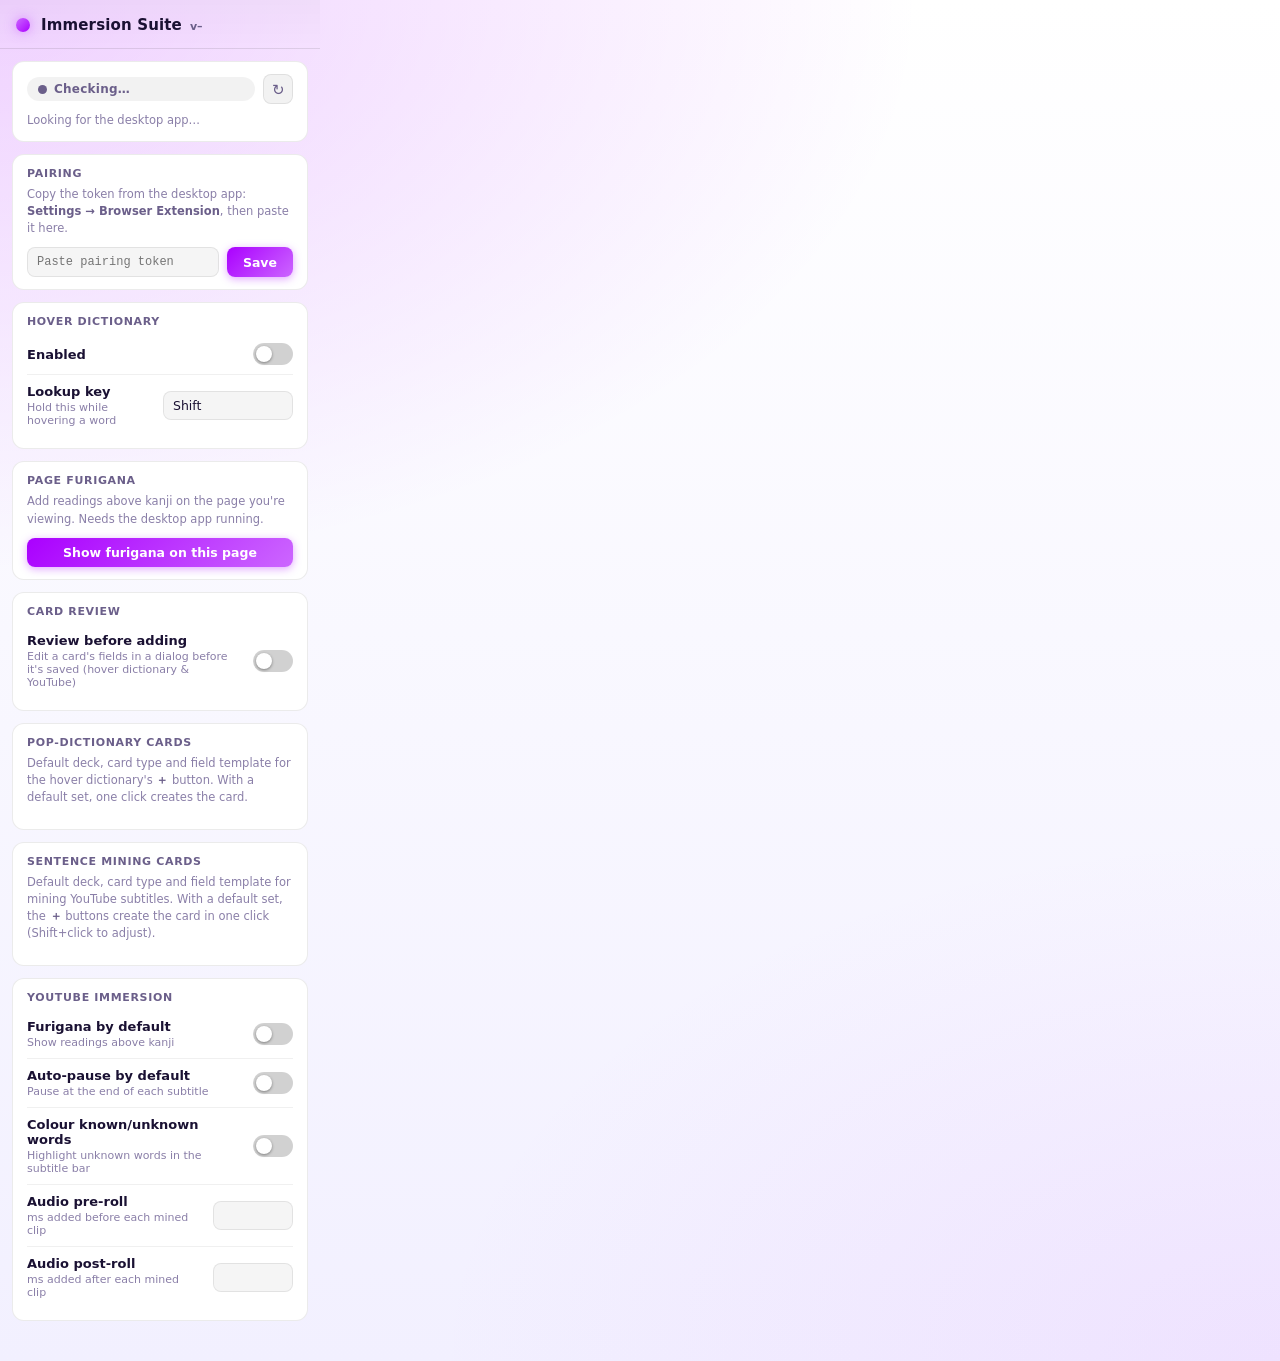
<file: extension/popup/index.html>
<!DOCTYPE html>
<html lang="en">
<head>
  <meta charset="UTF-8">
  <meta name="viewport" content="width=device-width, initial-scale=1.0">
  <title>Immersion Suite</title>
  <link rel="stylesheet" href="popup.css">
</head>
<body>
  <header class="hero">
    <span class="hero-dot"></span>
    <div class="hero-titles">
      <h1 class="hero-title">Immersion Suite</h1>
      <span class="hero-version" id="version">v–</span>
    </div>
  </header>

  <!-- Connection status -->
  <section class="card status-card">
    <div class="status-line">
      <span class="status-badge is-checking" id="statusBadge">
        <span class="status-pip"></span>
        <span id="statusText">Checking…</span>
      </span>
      <button class="icon-btn" id="refreshBtn" type="button" title="Re-check connection">↻</button>
    </div>
    <p class="status-hint" id="statusHint">Looking for the desktop app…</p>
  </section>

  <!-- Pairing -->
  <section class="card">
    <h2 class="card-title">Pairing</h2>
    <p class="pair-hint">Copy the token from the desktop app: <b>Settings → Browser&nbsp;Extension</b>, then paste it here.</p>
    <div class="pair-input-row">
      <input type="text" class="text-input" id="wsToken" placeholder="Paste pairing token"
             autocomplete="off" autocapitalize="off" spellcheck="false">
      <button class="save-btn" id="saveTokenBtn" type="button">Save</button>
    </div>
  </section>

  <!-- Hover dictionary -->
  <section class="card">
    <h2 class="card-title">Hover Dictionary</h2>

    <label class="row toggle-row">
      <span class="row-label">Enabled</span>
      <span class="switch">
        <input type="checkbox" id="dictEnabled">
        <span class="slider"></span>
      </span>
    </label>

    <label class="row">
      <span class="row-label">
        Lookup key
        <span class="row-sub">Hold this while hovering a word</span>
      </span>
      <select class="select" id="lookupModifier">
        <option value="shift">Shift</option>
        <option value="alt">Alt</option>
        <option value="ctrl">Ctrl</option>
        <option value="none">No key (hover only)</option>
      </select>
    </label>
  </section>

  <!-- Whole-page furigana -->
  <section class="card">
    <h2 class="card-title">Page Furigana</h2>
    <p class="pair-hint">Add readings above kanji on the page you're viewing. Needs the desktop app running.</p>
    <button class="save-btn wide-btn" id="pageFuriBtn" type="button">Show furigana on this page</button>
    <p class="status-hint" id="pageFuriHint" hidden></p>
  </section>

  <!-- Pre-add review dialog (both mining surfaces) -->
  <section class="card">
    <h2 class="card-title">Card Review</h2>
    <label class="row toggle-row">
      <span class="row-label">
        Review before adding
        <span class="row-sub">Edit a card's fields in a dialog before it's saved (hover dictionary &amp; YouTube)</span>
      </span>
      <span class="switch">
        <input type="checkbox" id="mineReview">
        <span class="slider"></span>
      </span>
    </label>
  </section>

  <!-- Card creation defaults (hover-dictionary mining) -->
  <section class="card">
    <h2 class="card-title">Pop-Dictionary Cards</h2>
    <p class="pair-hint">Default deck, card type and field template for the hover dictionary's <b>＋</b> button. With a default set, one click creates the card.</p>
    <p class="status-hint" id="mineHint" hidden></p>
    <div id="mineForm" hidden>
      <label class="row">
        <span class="row-label">Deck</span>
        <select class="select" id="mineDeck"></select>
      </label>
      <label class="row">
        <span class="row-label">Card type</span>
        <select class="select" id="mineType"></select>
      </label>
      <div id="mineSlots"></div>
    </div>
  </section>

  <!-- Card creation defaults (YouTube sentence mining) -->
  <section class="card">
    <h2 class="card-title">Sentence Mining Cards</h2>
    <p class="pair-hint">Default deck, card type and field template for mining YouTube subtitles. With a default set, the <b>＋</b> buttons create the card in one click (Shift+click to adjust).</p>
    <p class="status-hint" id="ytMineHint" hidden></p>
    <div id="ytMineForm" hidden>
      <label class="row">
        <span class="row-label">Deck</span>
        <select class="select" id="ytMineDeck"></select>
      </label>
      <label class="row">
        <span class="row-label">Card type</span>
        <select class="select" id="ytMineType"></select>
      </label>
      <div id="ytMineSlots"></div>
    </div>
  </section>

  <!-- YouTube immersion -->
  <section class="card">
    <h2 class="card-title">YouTube Immersion</h2>

    <label class="row toggle-row">
      <span class="row-label">
        Furigana by default
        <span class="row-sub">Show readings above kanji</span>
      </span>
      <span class="switch">
        <input type="checkbox" id="ytFurigana">
        <span class="slider"></span>
      </span>
    </label>

    <label class="row toggle-row">
      <span class="row-label">
        Auto-pause by default
        <span class="row-sub">Pause at the end of each subtitle</span>
      </span>
      <span class="switch">
        <input type="checkbox" id="ytAutoPause">
        <span class="slider"></span>
      </span>
    </label>

    <label class="row toggle-row">
      <span class="row-label">
        Colour known/unknown words
        <span class="row-sub">Highlight unknown words in the subtitle bar</span>
      </span>
      <span class="switch">
        <input type="checkbox" id="ytKnownColoring">
        <span class="slider"></span>
      </span>
    </label>

    <label class="row">
      <span class="row-label">
        Audio pre-roll
        <span class="row-sub">ms added before each mined clip</span>
      </span>
      <input type="number" class="num" id="ytAudioStart" min="0" max="5000" step="50">
    </label>

    <label class="row">
      <span class="row-label">
        Audio post-roll
        <span class="row-sub">ms added after each mined clip</span>
      </span>
      <input type="number" class="num" id="ytAudioEnd" min="0" max="5000" step="50">
    </label>
  </section>

  <footer class="foot">
    <span id="savedNote" class="saved-note"></span>
  </footer>

  <script src="popup.js"></script>
</body>
</html>
</file>
<file: extension/popup/popup.css>
/* Theme tokens. LIGHT is the default (matching the desktop app's default
   mode); popup.js applies the app's chosen theme accent + flips body.dark
   when the app is in dark mode, so the popup stays coherent with the app. */
:root {
  --accent: #aa00ff;
  --accent-2: #cc66ff;
  --accent-rgb: 170, 0, 255;
  --accent-2-rgb: 204, 102, 255;
  --bg-0: #f2f0ff;
  --bg-1: #ffffff;
  --card: #ffffff;
  --card-border: rgba(0, 0, 0, 0.08);
  --text: #1a1133;
  --text-dim: #6b5f8a;
  --text-dimmer: #8a7fa8;
  --sheen: rgba(0, 0, 0, 0.02);
  --row-border: rgba(0, 0, 0, 0.06);
  --chip-bg: rgba(0, 0, 0, 0.05);
  --input-bg: rgba(0, 0, 0, 0.04);
  --slider-bg: rgba(0, 0, 0, 0.18);
  --option-bg: #ffffff;
  --ok: #15803d;
  --warn: #b45309;
  --error: #dc2626;
}

body.dark {
  --bg-0: #100e18;
  --bg-1: #15131e;
  --card: rgba(255, 255, 255, 0.035);
  --card-border: rgba(255, 255, 255, 0.08);
  --text: #ffffff;
  --text-dim: rgba(255, 255, 255, 0.6);
  --text-dimmer: rgba(255, 255, 255, 0.42);
  --sheen: rgba(255, 255, 255, 0.04);
  --row-border: rgba(255, 255, 255, 0.05);
  --chip-bg: rgba(255, 255, 255, 0.06);
  --input-bg: rgba(255, 255, 255, 0.07);
  --slider-bg: rgba(255, 255, 255, 0.12);
  --option-bg: #1a1a22;
  --ok: #7bd88f;
  --warn: #ffd166;
  --error: #ff8585;
}

* { box-sizing: border-box; }

html, body { margin: 0; }

body {
  width: 320px;
  font-family: 'Inter', system-ui, -apple-system, sans-serif;
  font-size: 13px;
  color: var(--text);
  background:
    radial-gradient(120% 70% at 0% 0%, rgba(var(--accent-rgb), 0.18), transparent 60%),
    radial-gradient(120% 70% at 100% 100%, rgba(var(--accent-2-rgb), 0.10), transparent 55%),
    linear-gradient(180deg, var(--bg-1) 0%, var(--bg-0) 100%);
  padding: 0 0 12px;
}

/* ── Hero ──────────────────────────────────────────────────────────────── */
.hero {
  display: flex;
  align-items: center;
  gap: 11px;
  padding: 16px 16px 14px;
  border-bottom: 1px solid var(--card-border);
  background: linear-gradient(180deg, var(--sheen), transparent);
}

.hero-dot {
  width: 14px;
  height: 14px;
  border-radius: 50%;
  background: linear-gradient(135deg, var(--accent-2), var(--accent));
  box-shadow: 0 0 12px rgba(var(--accent-2-rgb), 0.7);
  flex: 0 0 auto;
}

.hero-titles { display: flex; align-items: baseline; gap: 8px; }
.hero-title { margin: 0; font-size: 15px; font-weight: 700; letter-spacing: 0.01em; }
.hero-version {
  font-size: 11px;
  font-weight: 600;
  color: var(--text-dim);
  font-variant-numeric: tabular-nums;
}

/* ── Cards ─────────────────────────────────────────────────────────────── */
.card {
  margin: 12px 12px 0;
  padding: 12px 14px;
  background: var(--card);
  border: 1px solid var(--card-border);
  border-radius: 12px;
}

.card-title {
  margin: 0 0 6px;
  font-size: 11px;
  font-weight: 700;
  text-transform: uppercase;
  letter-spacing: 0.06em;
  color: var(--text-dim);
}

/* ── Connection status ─────────────────────────────────────────────────── */
.status-line { display: flex; align-items: center; gap: 8px; }

.status-badge {
  display: inline-flex;
  align-items: center;
  gap: 7px;
  padding: 5px 11px;
  border-radius: 999px;
  font-size: 12px;
  font-weight: 700;
  letter-spacing: 0.02em;
  flex: 1;
}

.status-pip {
  width: 9px;
  height: 9px;
  border-radius: 50%;
  flex: 0 0 auto;
}

.status-badge.is-ok       { background: rgba(123, 216, 143, 0.15); color: var(--ok); }
.status-badge.is-ok .status-pip {
  background: var(--ok);
  box-shadow: 0 0 8px rgba(123, 216, 143, 0.8);
  animation: pulse 2s ease-in-out infinite;
}
.status-badge.is-down     { background: rgba(255, 133, 133, 0.13); color: var(--error); }
.status-badge.is-down .status-pip { background: var(--error); }
.status-badge.is-checking { background: var(--chip-bg); color: var(--text-dim); }
.status-badge.is-checking .status-pip { background: var(--text-dim); animation: pulse 1.1s ease-in-out infinite; }

@keyframes pulse {
  0%, 100% { opacity: 1; transform: scale(1); }
  50%      { opacity: 0.45; transform: scale(0.85); }
}

.status-hint {
  margin: 8px 0 0;
  font-size: 11.5px;
  line-height: 1.45;
  color: var(--text-dimmer);
}

.icon-btn {
  appearance: none;
  background: var(--chip-bg);
  border: 1px solid var(--card-border);
  color: var(--text-dim);
  width: 30px;
  height: 30px;
  border-radius: 8px;
  font-size: 15px;
  line-height: 1;
  cursor: pointer;
  flex: 0 0 auto;
  transition: background 0.15s ease, color 0.15s ease, transform 0.3s ease;
}
.icon-btn:hover { background: rgba(var(--accent-rgb), 0.25); color: var(--text); }
.icon-btn:active { transform: rotate(180deg); }

/* ── Rows ──────────────────────────────────────────────────────────────── */
.row {
  display: flex;
  align-items: center;
  justify-content: space-between;
  gap: 12px;
  padding: 9px 0;
  border-top: 1px solid var(--row-border);
}
.card-title + .row,
.row:first-of-type { border-top: none; }

.row-label {
  display: flex;
  flex-direction: column;
  gap: 2px;
  font-weight: 600;
}
.row-sub {
  font-size: 11px;
  font-weight: 500;
  color: var(--text-dimmer);
}

/* ── Toggle switch ─────────────────────────────────────────────────────── */
.switch { position: relative; display: inline-block; width: 40px; height: 22px; flex: 0 0 auto; }
.switch input { opacity: 0; width: 0; height: 0; }
.slider {
  position: absolute;
  inset: 0;
  cursor: pointer;
  background: var(--slider-bg);
  border-radius: 999px;
  transition: background 0.18s ease;
}
.slider::before {
  content: '';
  position: absolute;
  height: 16px;
  width: 16px;
  left: 3px;
  top: 3px;
  border-radius: 50%;
  background: #fff;
  transition: transform 0.18s cubic-bezier(0.34, 1.4, 0.64, 1);
  box-shadow: 0 1px 3px rgba(0, 0, 0, 0.4);
}
.switch input:checked + .slider {
  background: linear-gradient(135deg, var(--accent), var(--accent-2));
  box-shadow: 0 0 10px rgba(var(--accent-rgb), 0.4);
}
.switch input:checked + .slider::before { transform: translateX(18px); }
.switch input:focus-visible + .slider { outline: 2px solid var(--accent-2); outline-offset: 2px; }

/* ── Inputs ────────────────────────────────────────────────────────────── */
.select, .num {
  appearance: none;
  background: var(--input-bg);
  color: var(--text);
  border: 1px solid var(--card-border);
  border-radius: 8px;
  padding: 6px 9px;
  font: inherit;
  font-size: 12.5px;
  transition: border-color 0.15s ease, background 0.15s ease;
}
.select { min-width: 130px; }
.num { width: 80px; text-align: right; font-variant-numeric: tabular-nums; }
.select:focus, .num:focus {
  outline: none;
  border-color: var(--accent-2);
  background: rgba(var(--accent-rgb), 0.1);
}
.select option { background: var(--option-bg); color: var(--text); }

/* ── Pairing ───────────────────────────────────────────────────────────── */
.pair-hint {
  margin: 0 0 10px;
  font-size: 11.5px;
  line-height: 1.5;
  color: var(--text-dimmer);
}
.pair-hint b { color: var(--text-dim); font-weight: 700; }

.pair-input-row { display: flex; gap: 8px; }

.text-input {
  flex: 1;
  min-width: 0;
  background: var(--input-bg);
  color: var(--text);
  border: 1px solid var(--card-border);
  border-radius: 8px;
  padding: 7px 9px;
  font: inherit;
  font-size: 12px;
  font-family: ui-monospace, 'SF Mono', Menlo, Consolas, monospace;
  transition: border-color 0.15s ease, background 0.15s ease;
}
.text-input:focus {
  outline: none;
  border-color: var(--accent-2);
  background: rgba(var(--accent-rgb), 0.1);
}

.save-btn {
  flex: 0 0 auto;
  background: linear-gradient(135deg, var(--accent), var(--accent-2));
  color: #fff;
  border: none;
  border-radius: 8px;
  padding: 7px 16px;
  font: inherit;
  font-size: 12.5px;
  font-weight: 700;
  cursor: pointer;
  box-shadow: 0 2px 8px rgba(var(--accent-rgb), 0.35);
  transition: transform 0.14s cubic-bezier(0.34, 1.4, 0.64, 1), filter 0.15s ease, box-shadow 0.18s ease;
}
.save-btn:hover { filter: brightness(1.06); transform: translateY(-1px); box-shadow: 0 6px 16px rgba(var(--accent-rgb), 0.45); }
.save-btn:active { transform: scale(0.96); box-shadow: 0 2px 8px rgba(var(--accent-rgb), 0.35); }
.save-btn:disabled { opacity: 0.55; cursor: default; filter: none; transform: none; }

.wide-btn { width: 100%; }

/* Card-creation template rows: let the selects breathe in the narrow popup. */
#mineForm .select,
#ytMineForm .select { max-width: 180px; flex: 1; min-width: 0; }

/* ── Footer ────────────────────────────────────────────────────────────── */
.foot {
  min-height: 16px;
  margin: 12px 14px 0;
  text-align: center;
}
.saved-note {
  font-size: 11px;
  font-weight: 600;
  color: var(--ok);
  opacity: 0;
  transition: opacity 0.2s ease;
}
.saved-note.show { opacity: 1; }
</file>
